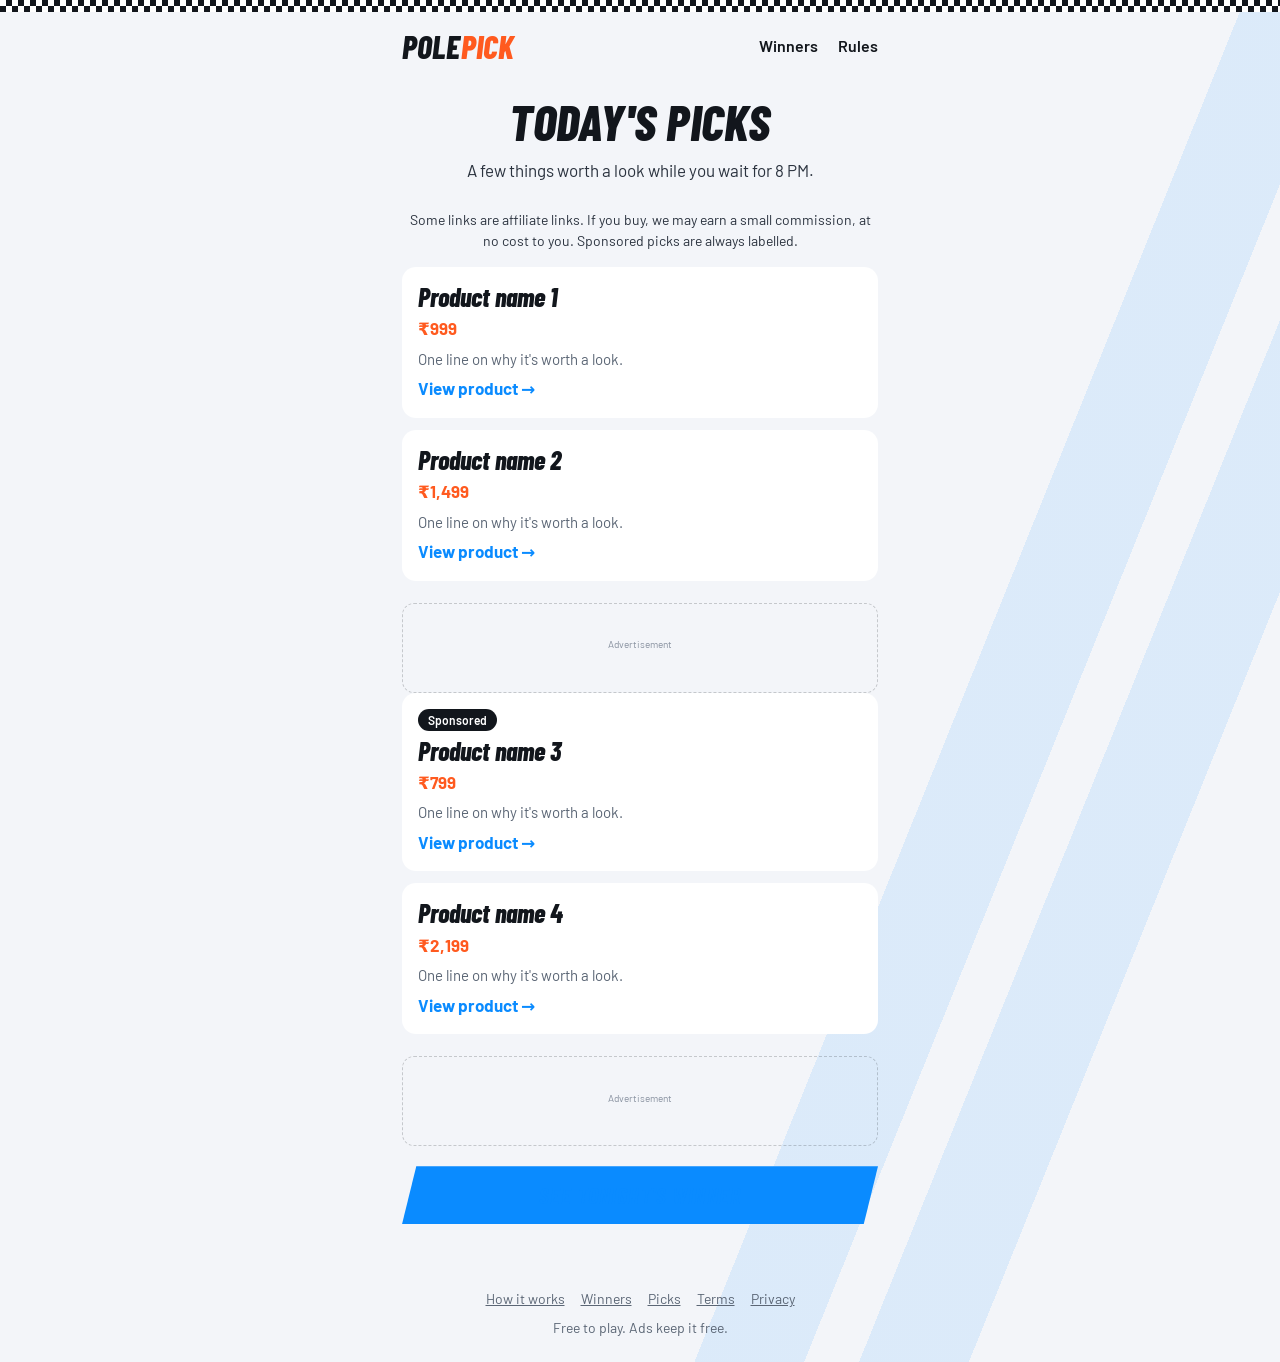
<file: picks.html>
<!DOCTYPE html><html lang="en"><head><meta charset="UTF-8"><meta name="viewport" content="width=device-width, initial-scale=1"><meta name="description" content="A short, hand-picked list of products worth a look today."><link rel="preconnect" href="https://fonts.googleapis.com"><link href="https://fonts.googleapis.com/css2?family=Barlow:wght@400;500;600;700&family=Barlow+Condensed:ital,wght@1,800&display=swap" rel="stylesheet"><link rel="stylesheet" href="style.css"><title>Today's Picks - PolePick</title></head><body><header class="top"><a class="logo serif" href="index.html">Pole<span>Pick</span></a><nav><a href="winner.html">Winners</a><a href="rules.html">Rules</a></nav></header><main class="doc">
<div class="hero"><h1>Today's Picks</h1><p>A few things worth a look while you wait for 8 PM.</p></div>
<p class="fine" style="text-align:center;margin-bottom:16px">Some links are affiliate links. If you buy, we may earn a small commission, at no cost to you. Sponsored picks are always labelled.</p>
<div id="grid"></div>
<div class="ad" data-slot="picks-bottom"><small>Advertisement</small></div>
<a class="btn line" href="winner.html" style="margin-top:20px">See tonight's winner</a>
</main><footer><a href="rules.html">How it works</a><a href="winner.html">Winners</a><a href="picks.html">Picks</a><a href="terms.html">Terms</a><a href="privacy.html">Privacy</a><p style="margin-top:8px">Free to play. Ads keep it free.</p></footer><script src="picks.js"></script><script>
var g=document.getElementById("grid"),h="";
PICKS.forEach(function(p,i){
 h+='<div class="pick">'+(p.sponsored?'<span class="tag">Sponsored</span>':'')+'<h3></h3><span class="price"></span><p></p><a target="_blank" rel="sponsored nofollow noopener">View product &rarr;</a></div>';
 if(i===1)h+='<div class="ad" data-slot="picks-mid"><small>Advertisement</small></div>'});
g.innerHTML=h;
var cards=g.querySelectorAll(".pick");
PICKS.forEach(function(p,i){var c=cards[i];c.querySelector("h3").textContent=p.name;c.querySelector(".price").textContent=p.price;c.querySelector("p").textContent=p.note;c.querySelector("a").href=p.link});
</script><script src="ads.js"></script></body></html>
</file>
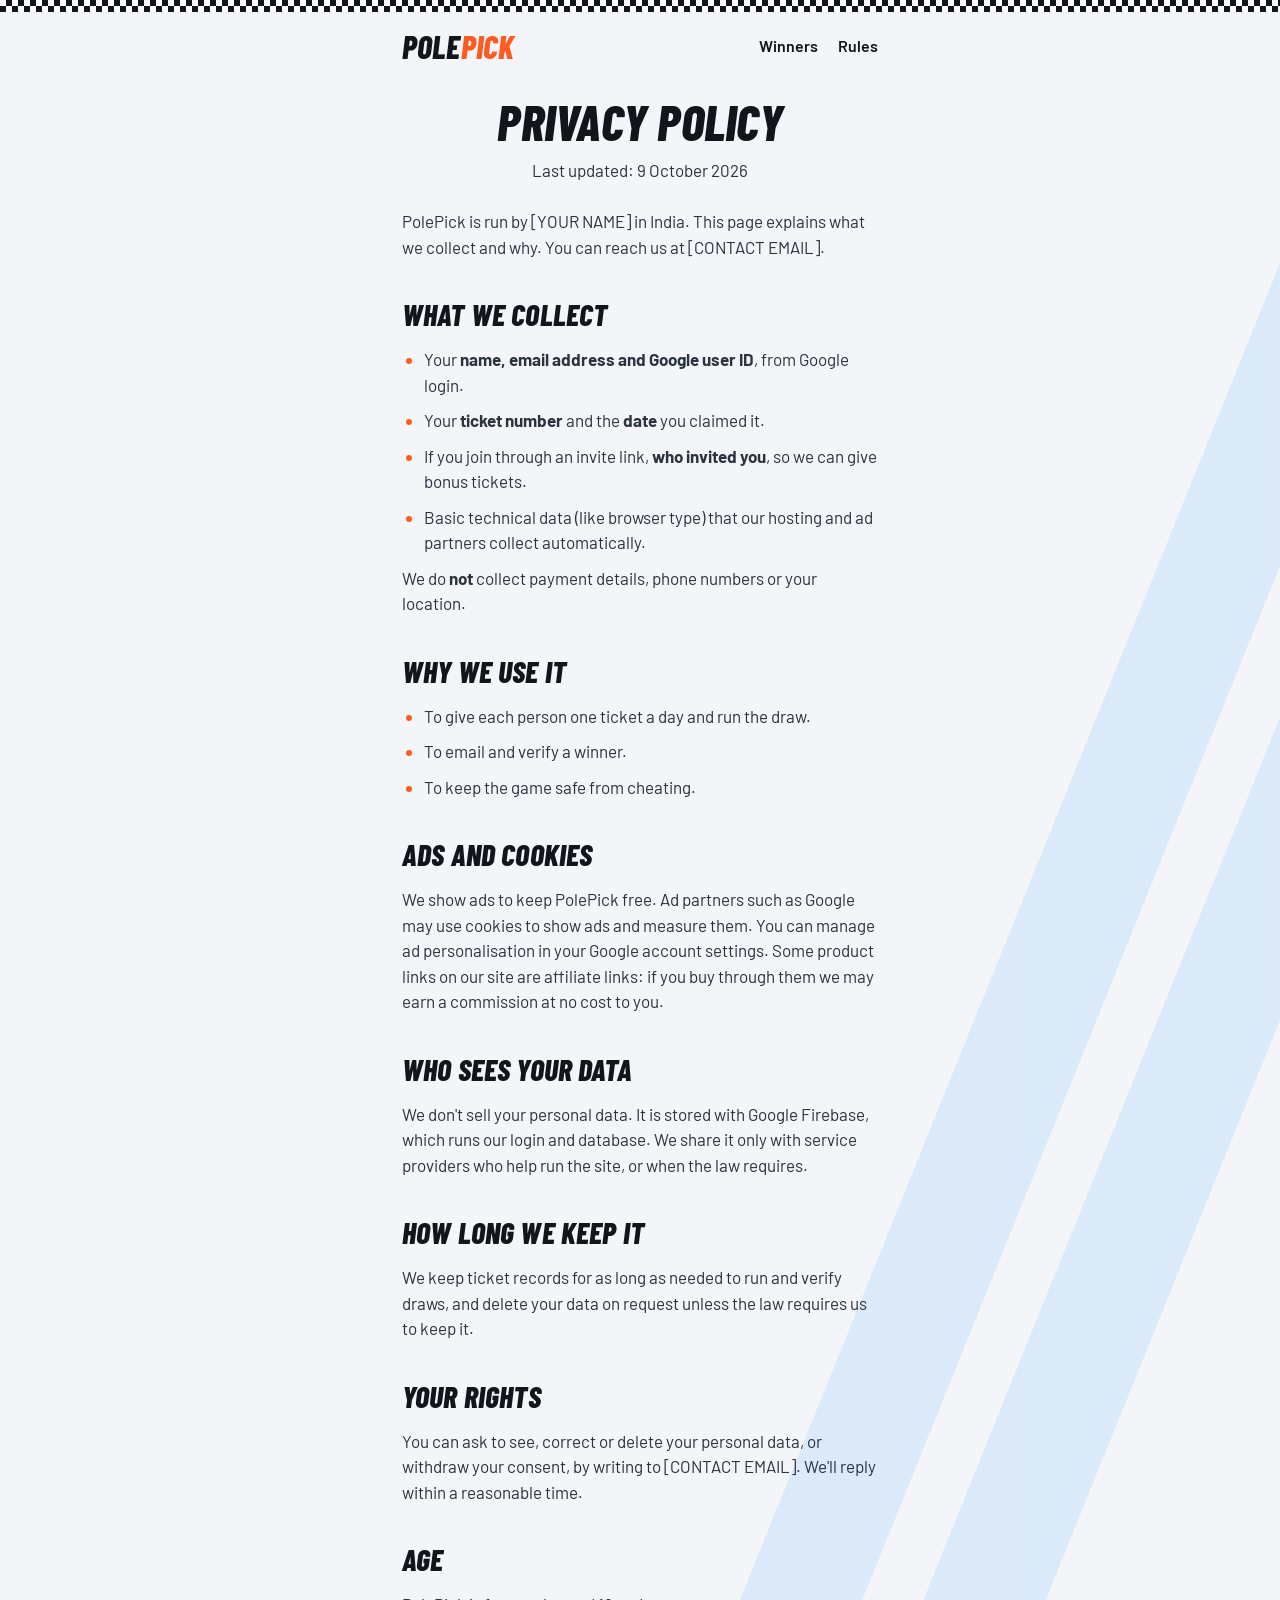
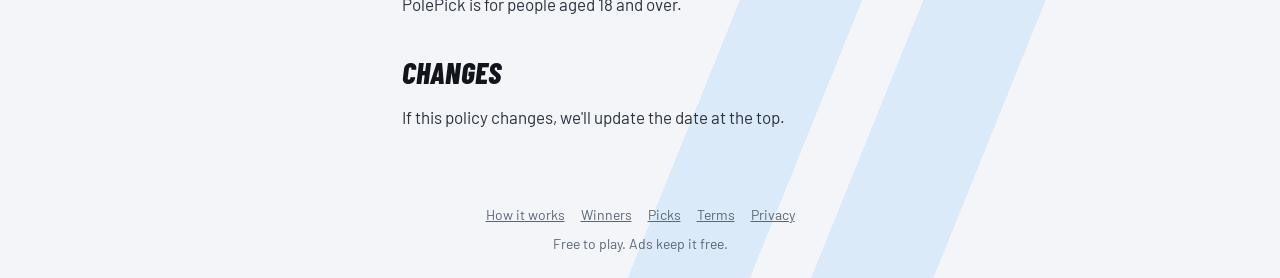
<file: privacy.html>
<!DOCTYPE html><html lang="en"><head><meta charset="UTF-8"><meta name="viewport" content="width=device-width, initial-scale=1"><meta name="description" content="How PolePick collects, uses and protects your data."><link rel="preconnect" href="https://fonts.googleapis.com"><link href="https://fonts.googleapis.com/css2?family=Barlow:wght@400;500;600;700&family=Barlow+Condensed:ital,wght@1,800&display=swap" rel="stylesheet"><link rel="stylesheet" href="style.css"><title>Privacy Policy - PolePick</title></head><body><header class="top"><a class="logo serif" href="index.html">Pole<span>Pick</span></a><nav><a href="winner.html">Winners</a><a href="rules.html">Rules</a></nav></header><main class="doc">
<div class="hero"><h1>Privacy Policy</h1><p>Last updated: 9 October 2026</p></div>
<p>PolePick is run by [YOUR NAME] in India. This page explains what we collect and why. You can reach us at [CONTACT EMAIL].</p>
<h2>What we collect</h2>
<ul class="rules"><li>Your <b>name, email address and Google user ID</b>, from Google login.</li>
<li>Your <b>ticket number</b> and the <b>date</b> you claimed it.</li>
<li>If you join through an invite link, <b>who invited you</b>, so we can give bonus tickets.</li><li>Basic technical data (like browser type) that our hosting and ad partners collect automatically.</li></ul>
<p>We do <b>not</b> collect payment details, phone numbers or your location.</p>
<h2>Why we use it</h2>
<ul class="rules"><li>To give each person one ticket a day and run the draw.</li><li>To email and verify a winner.</li><li>To keep the game safe from cheating.</li></ul>
<h2>Ads and cookies</h2>
<p>We show ads to keep PolePick free. Ad partners such as Google may use cookies to show ads and measure them. You can manage ad personalisation in your Google account settings. Some product links on our site are affiliate links: if you buy through them we may earn a commission at no cost to you.</p>
<h2>Who sees your data</h2>
<p>We don't sell your personal data. It is stored with Google Firebase, which runs our login and database. We share it only with service providers who help run the site, or when the law requires.</p>
<h2>How long we keep it</h2>
<p>We keep ticket records for as long as needed to run and verify draws, and delete your data on request unless the law requires us to keep it.</p>
<h2>Your rights</h2>
<p>You can ask to see, correct or delete your personal data, or withdraw your consent, by writing to [CONTACT EMAIL]. We'll reply within a reasonable time.</p>
<h2>Age</h2>
<p>PolePick is for people aged 18 and over.</p>
<h2>Changes</h2>
<p>If this policy changes, we'll update the date at the top.</p>
</main><footer><a href="rules.html">How it works</a><a href="winner.html">Winners</a><a href="picks.html">Picks</a><a href="terms.html">Terms</a><a href="privacy.html">Privacy</a><p style="margin-top:8px">Free to play. Ads keep it free.</p></footer></body></html>
</file>
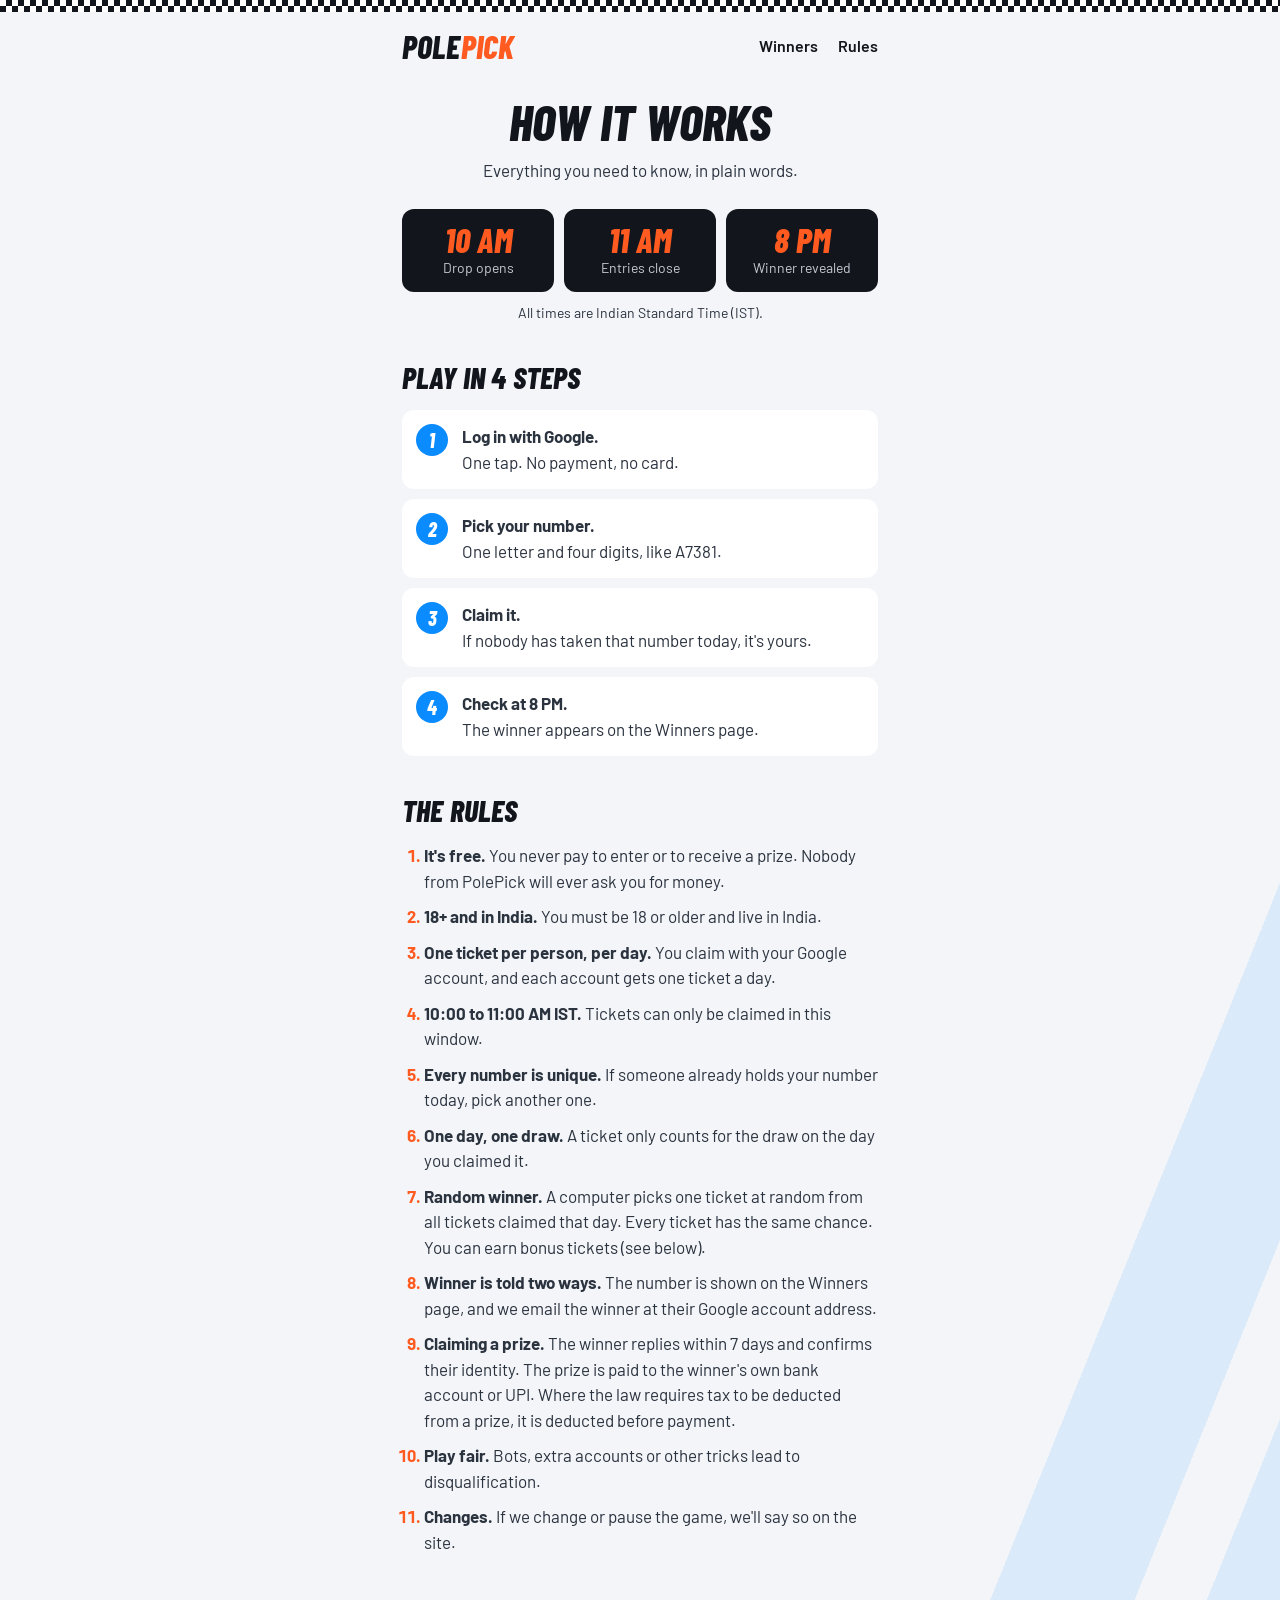
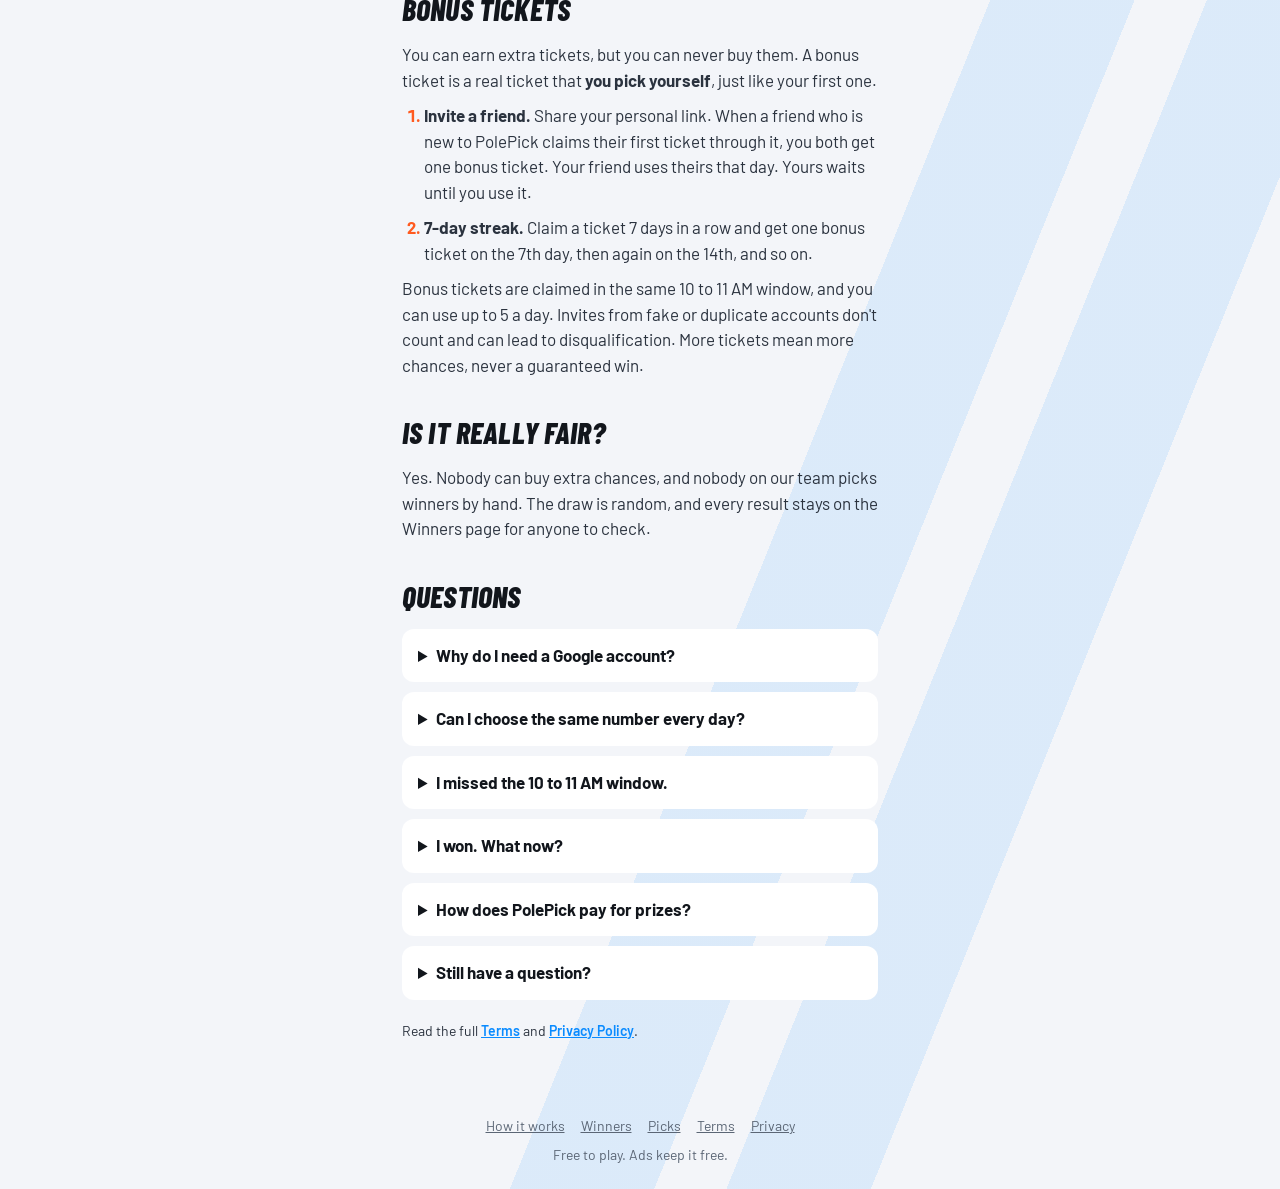
<file: rules.html>
<!DOCTYPE html><html lang="en"><head><meta charset="UTF-8"><meta name="viewport" content="width=device-width, initial-scale=1"><meta name="description" content="How PolePick works: claim a free ticket between 10 and 11 AM, winner revealed at 8 PM."><link rel="preconnect" href="https://fonts.googleapis.com"><link href="https://fonts.googleapis.com/css2?family=Barlow:wght@400;500;600;700&family=Barlow+Condensed:ital,wght@1,800&display=swap" rel="stylesheet"><link rel="stylesheet" href="style.css"><title>How it works - PolePick</title></head><body><header class="top"><a class="logo serif" href="index.html">Pole<span>Pick</span></a><nav><a href="winner.html">Winners</a><a href="rules.html">Rules</a></nav></header><main class="doc">
<div class="hero"><h1>How it works</h1><p>Everything you need to know, in plain words.</p></div>
<div class="facts"><div><b>10 AM</b>Drop opens</div><div><b>11 AM</b>Entries close</div><div><b>8 PM</b>Winner revealed</div></div>
<p class="fine" style="text-align:center">All times are Indian Standard Time (IST).</p>
<h2>Play in 4 steps</h2>
<ol class="steps">
<li><div><b>Log in with Google.</b><span>One tap. No payment, no card.</span></div></li>
<li><div><b>Pick your number.</b><span>One letter and four digits, like A7381.</span></div></li>
<li><div><b>Claim it.</b><span>If nobody has taken that number today, it's yours.</span></div></li>
<li><div><b>Check at 8 PM.</b><span>The winner appears on the Winners page.</span></div></li>
</ol>
<h2>The rules</h2>
<ol class="rules">
<li><b>It's free.</b> You never pay to enter or to receive a prize. Nobody from PolePick will ever ask you for money.</li>
<li><b>18+ and in India.</b> You must be 18 or older and live in India.</li>
<li><b>One ticket per person, per day.</b> You claim with your Google account, and each account gets one ticket a day.</li>
<li><b>10:00 to 11:00 AM IST.</b> Tickets can only be claimed in this window.</li>
<li><b>Every number is unique.</b> If someone already holds your number today, pick another one.</li>
<li><b>One day, one draw.</b> A ticket only counts for the draw on the day you claimed it.</li>
<li><b>Random winner.</b> A computer picks one ticket at random from all tickets claimed that day. Every ticket has the same chance. You can earn bonus tickets (see below).</li>
<li><b>Winner is told two ways.</b> The number is shown on the Winners page, and we email the winner at their Google account address.</li>
<li><b>Claiming a prize.</b> The winner replies within 7 days and confirms their identity. The prize is paid to the winner's own bank account or UPI. Where the law requires tax to be deducted from a prize, it is deducted before payment.</li>
<li><b>Play fair.</b> Bots, extra accounts or other tricks lead to disqualification.</li>
<li><b>Changes.</b> If we change or pause the game, we'll say so on the site.</li>
</ol>
<h2>Bonus tickets</h2><p>You can earn extra tickets, but you can never buy them. A bonus ticket is a real ticket that <b>you pick yourself</b>, just like your first one.</p><ol class="rules"><li><b>Invite a friend.</b> Share your personal link. When a friend who is new to PolePick claims their first ticket through it, you both get one bonus ticket. Your friend uses theirs that day. Yours waits until you use it.</li><li><b>7-day streak.</b> Claim a ticket 7 days in a row and get one bonus ticket on the 7th day, then again on the 14th, and so on.</li></ol><p>Bonus tickets are claimed in the same 10 to 11 AM window, and you can use up to 5 a day. Invites from fake or duplicate accounts don't count and can lead to disqualification. More tickets mean more chances, never a guaranteed win.</p>
<h2>Is it really fair?</h2>
<p>Yes. Nobody can buy extra chances, and nobody on our team picks winners by hand. The draw is random, and every result stays on the Winners page for anyone to check.</p>
<h2>Questions</h2>
<details><summary>Why do I need a Google account?</summary><p>So each person gets one ticket a day. We only use your name and email to run the game.</p></details>
<details><summary>Can I choose the same number every day?</summary><p>Yes, as long as nobody else has taken it that day.</p></details>
<details><summary>I missed the 10 to 11 AM window.</summary><p>Come back tomorrow at 10 AM. A new Drop opens every day.</p></details>
<details><summary>I won. What now?</summary><p>Check your email. We'll write to the address on your Google account. Reply within 7 days to claim your prize.</p></details>
<details><summary>How does PolePick pay for prizes?</summary><p>Through ads and product links on the site. You never pay.</p></details>
<details><summary>Still have a question?</summary><p>Write to us at [CONTACT EMAIL].</p></details>
<p class="fine" style="margin-top:20px">Read the full <a href="terms.html">Terms</a> and <a href="privacy.html">Privacy Policy</a>.</p>
</main><footer><a href="rules.html">How it works</a><a href="winner.html">Winners</a><a href="picks.html">Picks</a><a href="terms.html">Terms</a><a href="privacy.html">Privacy</a><p style="margin-top:8px">Free to play. Ads keep it free.</p></footer></body></html>
</file>
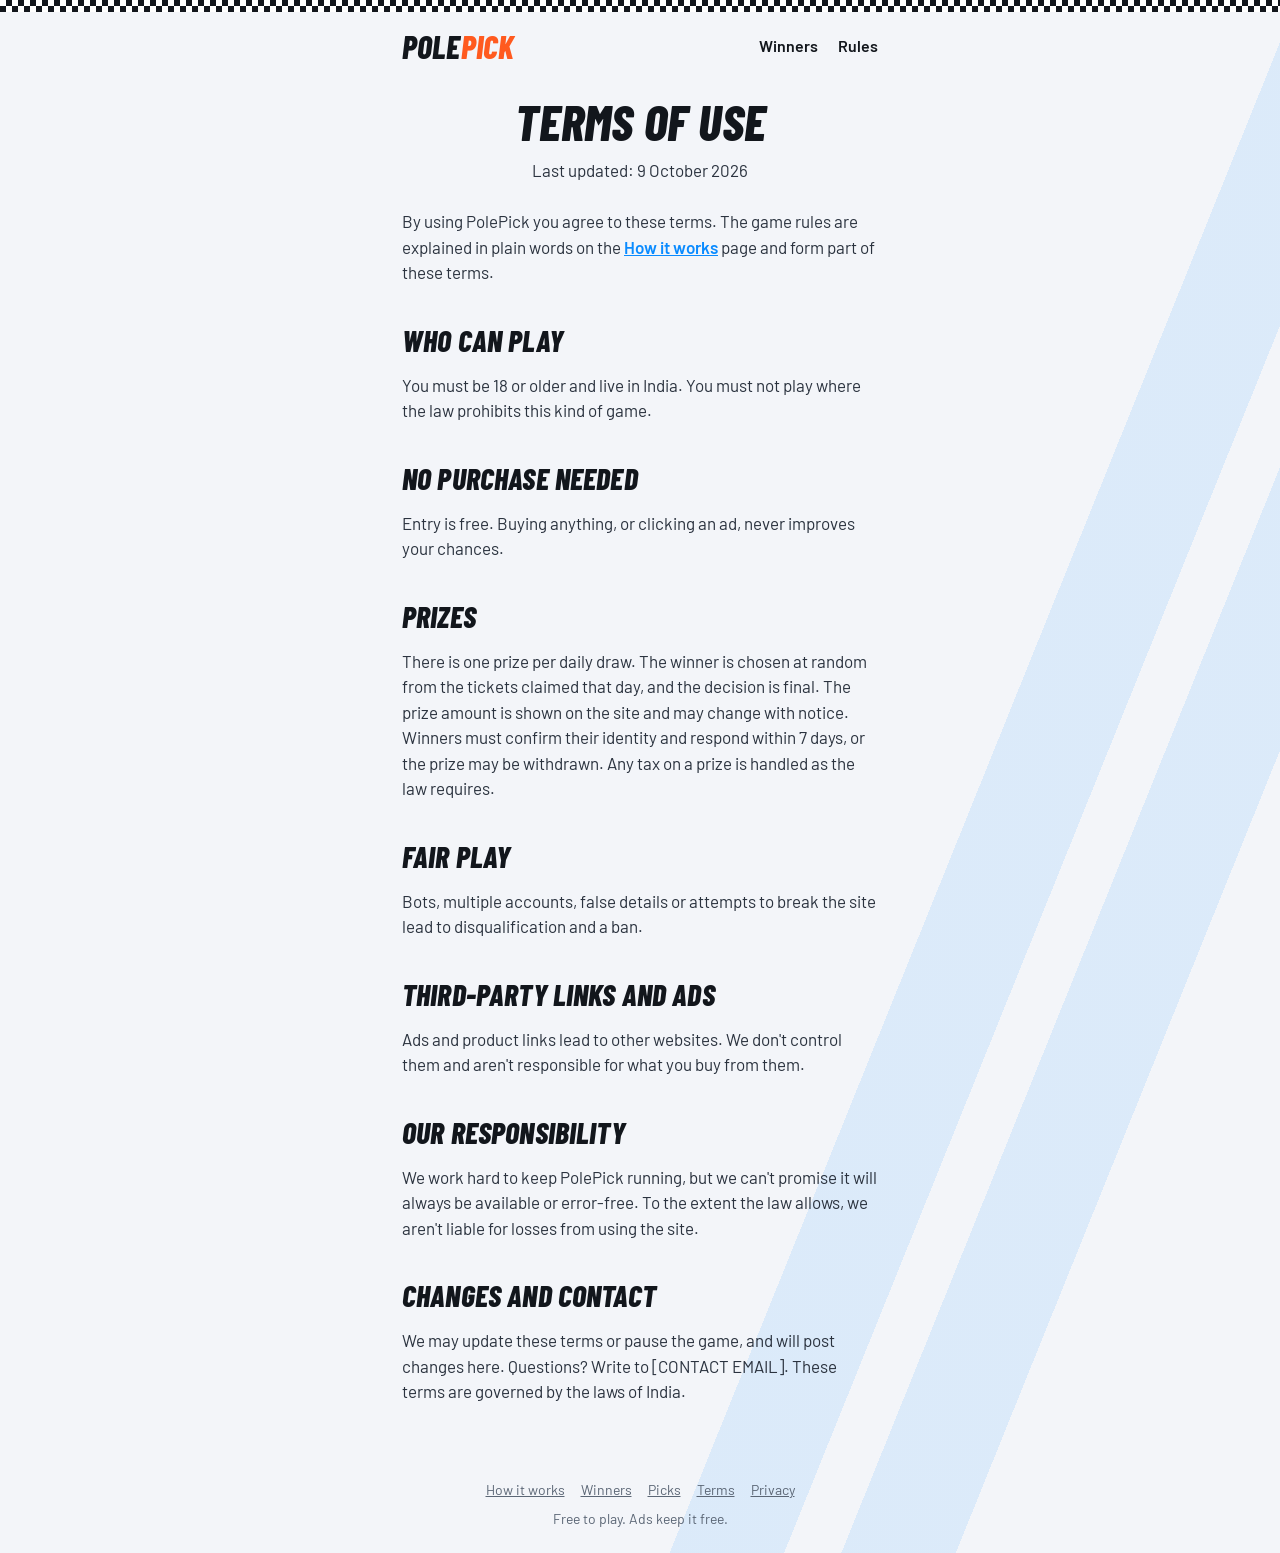
<file: terms.html>
<!DOCTYPE html><html lang="en"><head><meta charset="UTF-8"><meta name="viewport" content="width=device-width, initial-scale=1"><meta name="description" content="Terms for using PolePick, the free daily ticket game."><link rel="preconnect" href="https://fonts.googleapis.com"><link href="https://fonts.googleapis.com/css2?family=Barlow:wght@400;500;600;700&family=Barlow+Condensed:ital,wght@1,800&display=swap" rel="stylesheet"><link rel="stylesheet" href="style.css"><title>Terms of Use - PolePick</title></head><body><header class="top"><a class="logo serif" href="index.html">Pole<span>Pick</span></a><nav><a href="winner.html">Winners</a><a href="rules.html">Rules</a></nav></header><main class="doc">
<div class="hero"><h1>Terms of Use</h1><p>Last updated: 9 October 2026</p></div>
<p>By using PolePick you agree to these terms. The game rules are explained in plain words on the <a href="rules.html">How it works</a> page and form part of these terms.</p>
<h2>Who can play</h2>
<p>You must be 18 or older and live in India. You must not play where the law prohibits this kind of game.</p>
<h2>No purchase needed</h2>
<p>Entry is free. Buying anything, or clicking an ad, never improves your chances.</p>
<h2>Prizes</h2>
<p>There is one prize per daily draw. The winner is chosen at random from the tickets claimed that day, and the decision is final. The prize amount is shown on the site and may change with notice. Winners must confirm their identity and respond within 7 days, or the prize may be withdrawn. Any tax on a prize is handled as the law requires.</p>
<h2>Fair play</h2>
<p>Bots, multiple accounts, false details or attempts to break the site lead to disqualification and a ban.</p>
<h2>Third-party links and ads</h2>
<p>Ads and product links lead to other websites. We don't control them and aren't responsible for what you buy from them.</p>
<h2>Our responsibility</h2>
<p>We work hard to keep PolePick running, but we can't promise it will always be available or error-free. To the extent the law allows, we aren't liable for losses from using the site.</p>
<h2>Changes and contact</h2>
<p>We may update these terms or pause the game, and will post changes here. Questions? Write to [CONTACT EMAIL]. These terms are governed by the laws of India.</p>
</main><footer><a href="rules.html">How it works</a><a href="winner.html">Winners</a><a href="picks.html">Picks</a><a href="terms.html">Terms</a><a href="privacy.html">Privacy</a><p style="margin-top:8px">Free to play. Ads keep it free.</p></footer></body></html>
</file>
<file: style.css>
:root{--bg:#f3f5f9;--ink:#12161c;--paper:#fff;--brass:#ff5a1f;--blue:#0a8bff;--mint:#5b6675;--ruby:#d92d20;--line:#12161c1f}
*{box-sizing:border-box;margin:0}
body{background:linear-gradient(112deg,transparent 0 68%,#0a8bff1a 68% 74%,transparent 74% 77%,#0a8bff1a 77% 83%,transparent 83%) no-repeat,var(--bg);color:var(--ink);font:17px/1.5 Barlow,system-ui,sans-serif;min-height:100vh;display:flex;flex-direction:column;align-items:center}
body::before{content:"";width:100%;height:12px;background:conic-gradient(var(--ink) 90deg,#fff 0 180deg,var(--ink) 0 270deg,#fff 0) 0 0/12px 12px}
h1,h2,.serif{font-family:"Barlow Condensed",Impact,sans-serif;font-weight:800;font-style:italic;letter-spacing:.005em}
a{color:inherit}
.top{width:100%;max-width:520px;display:flex;justify-content:space-between;align-items:center;padding:18px 22px}
.logo{font-size:32px;line-height:1;text-transform:uppercase;text-decoration:none;color:var(--ink)}
.logo span{color:var(--brass)}
.top nav{display:flex;gap:20px;font-size:16px;font-weight:600}
.top nav a{text-decoration:none}
.top nav a:hover{color:var(--brass)}
main{width:100%;max-width:520px;padding:8px 22px 40px}
.hero{text-align:center;margin:10px 0 26px}
.hero h1{font-size:50px;line-height:.95;text-transform:uppercase}
.hero p{color:var(--mint);margin-top:12px}
.pill{display:inline-flex;align-items:center;gap:12px;background:var(--ink);color:#fff;border-radius:99px;padding:8px 18px 8px 14px;font-weight:600;font-size:14px;margin-bottom:16px}
.pill i{width:10px;height:10px;border-radius:50%;background:#e11d2e;box-shadow:16px 0 #e11d2e,32px 0 #e11d2e;margin-right:32px}
.pill.live i{background:#22c55e;box-shadow:16px 0 #22c55e,32px 0 #22c55e;animation:pulse 1.6s infinite}
@keyframes pulse{50%{opacity:.35}}
@media (prefers-reduced-motion:reduce){.pill.live i{animation:none}}
.ticket{background:#fff;color:var(--ink);border-radius:18px;overflow:hidden;padding-bottom:22px;
 -webkit-mask:radial-gradient(circle 12px at 0 74px,#0000 98%,#000) left/51% 100% no-repeat,radial-gradient(circle 12px at 100% 74px,#0000 98%,#000) right/51% 100% no-repeat;
 mask:radial-gradient(circle 12px at 0 74px,#0000 98%,#000) left/51% 100% no-repeat,radial-gradient(circle 12px at 100% 74px,#0000 98%,#000) right/51% 100% no-repeat}
.tk-head{height:74px;display:flex;justify-content:space-between;align-items:center;padding:0 24px;color:#fff;
 background:linear-gradient(110deg,transparent 0 40%,var(--blue) 40% 46%,#fff 46% 49%,var(--blue) 49% 55%,transparent 55%),var(--ink)}
.tk-head small{font-size:14px;color:#c4cad4;font-weight:500}
.tk-head b{font:800 italic 36px "Barlow Condensed",Impact,sans-serif;color:var(--brass)}
.tk-body{padding:24px 22px 0}
.slots{display:flex;gap:8px;justify-content:center}
.slots input,.slots span{width:56px;height:76px;display:grid;place-items:center;text-align:center;background:#f1f3f7;border:2px solid var(--ink);border-radius:10px;color:var(--ink);font:800 italic 46px/1 "Barlow Condensed",Impact,sans-serif;text-transform:uppercase}
.slots input:first-child,.slots span:first-child{border-color:var(--brass);color:var(--brass)}
.slots input:focus{outline:3px solid #0a8bff66;border-color:var(--blue)}
.hint{text-align:center;color:var(--mint);font-size:15px;margin:12px 0 18px}
.btn{display:block;width:100%;padding:15px;border:0;background:var(--brass);color:#fff;font:800 italic 23px "Barlow Condensed",Impact,sans-serif;letter-spacing:.05em;text-transform:uppercase;cursor:pointer;text-align:center;text-decoration:none;clip-path:polygon(3% 0,100% 0,97% 100%,0 100%);transition:transform .15s}
.btn:hover:not(:disabled){transform:translateY(-2px)}
.btn:disabled{background:#cfd5de;color:#8a93a1;cursor:not-allowed}
.btn.line{background:var(--blue);margin-top:12px}
.btn.dark{background:var(--ink);margin-top:12px}
.msg{text-align:center;min-height:22px;margin-top:12px;font-size:15px;color:var(--ruby);font-weight:600}
.code{font:800 italic 80px/1 "Barlow Condensed",Impact,sans-serif;letter-spacing:5px;text-align:center;margin:6px 0 4px}
.sub{text-align:center;color:var(--mint);font-size:16px}
.trust{margin-top:30px;display:grid;gap:16px}
.trust div{display:flex;gap:12px;color:var(--mint);font-size:16px}
.trust b{color:var(--ink);display:block;font-weight:700}
.trust s{flex:none;width:24px;height:24px;border-radius:50%;background:var(--blue);color:#fff;display:grid;place-items:center;font-size:13px;text-decoration:none;font-weight:700}
.ad{margin-top:22px;border:1.5px dashed #12161c33;border-radius:12px;min-height:90px;display:grid;place-items:center;color:#8a93a1;font-size:12px}
.list{margin-top:28px}
.list h2{font-size:30px;text-transform:uppercase;margin-bottom:6px}
.row{display:flex;justify-content:space-between;align-items:center;padding:12px 0;border-bottom:1px solid var(--line);color:var(--mint)}
.row b{font:800 italic 26px "Barlow Condensed",Impact,sans-serif;letter-spacing:2px;color:var(--ink)}
footer{margin-top:auto;padding:24px;text-align:center;font-size:14px;color:var(--mint)}
footer a{margin:0 8px}
.hidden{display:none!important}
.note{background:#fff;border-left:6px solid var(--brass);border-radius:10px;padding:14px 16px;margin-top:16px;color:var(--ink)}
@media (max-width:380px){.slots input,.slots span{width:46px;height:64px;font-size:38px}.hero h1{font-size:40px}.code{font-size:64px}}
.doc h2{font-size:30px;text-transform:uppercase;margin:32px 0 10px}
.doc p,.doc li{color:#2b333f;margin-bottom:10px}
.doc a{color:var(--blue);font-weight:600}
.facts{display:grid;grid-template-columns:repeat(3,1fr);gap:10px;margin-bottom:10px}
.facts div{background:var(--ink);color:#c4cad4;border-radius:12px;padding:14px 8px;text-align:center;font-size:14px}
.facts b{display:block;font:800 italic 34px/1 "Barlow Condensed",Impact,sans-serif;color:var(--brass)}
.steps{list-style:none;counter-reset:s;padding:0}
.steps li{counter-increment:s;display:flex;gap:14px;align-items:flex-start;background:#fff;border-radius:12px;padding:14px;margin-bottom:10px}
.steps li::before{content:counter(s);flex:none;width:32px;height:32px;border-radius:50%;background:var(--blue);color:#fff;display:grid;place-items:center;font:800 italic 20px "Barlow Condensed",Impact,sans-serif}
.steps li span{display:block}
.rules{padding-left:22px}
.rules li::marker{color:var(--brass);font-weight:700}
details{background:#fff;border-radius:12px;padding:14px 16px;margin-bottom:10px}
summary{font-weight:700;cursor:pointer}
details p{margin:10px 0 0}
.ad small{display:block;margin-bottom:6px}
.pick{background:#fff;border-radius:14px;padding:16px;margin-bottom:12px;display:grid;gap:6px}
.pick h3{font:800 italic 26px/1.05 "Barlow Condensed",Impact,sans-serif}
.pick .price{color:var(--brass);font-weight:700}
.pick p{margin:0;color:var(--mint);font-size:15px}
.pick a{color:var(--blue);font-weight:700;text-decoration:none}
.tag{justify-self:start;background:var(--ink);color:#fff;font-size:12px;font-weight:600;padding:2px 10px;border-radius:99px}
.fine{font-size:14px;color:var(--mint)}
.invite{background:var(--ink);color:#fff;border-radius:18px;padding:22px 20px;margin-top:20px}
.invite h2{font-size:32px;text-transform:uppercase;line-height:1;margin-bottom:8px}
.invite p{color:#c4cad4;margin-bottom:14px}
.invite .fine{margin:12px 0 0;color:#98a1af}
.stats{display:grid;grid-template-columns:repeat(3,1fr);gap:8px;margin-bottom:16px}
.stats div{background:#ffffff14;border-radius:10px;padding:10px 4px;text-align:center;font-size:13px;color:#c4cad4}
.stats b{display:block;font:800 italic 34px/1 "Barlow Condensed",Impact,sans-serif;color:var(--brass)}
</file>
